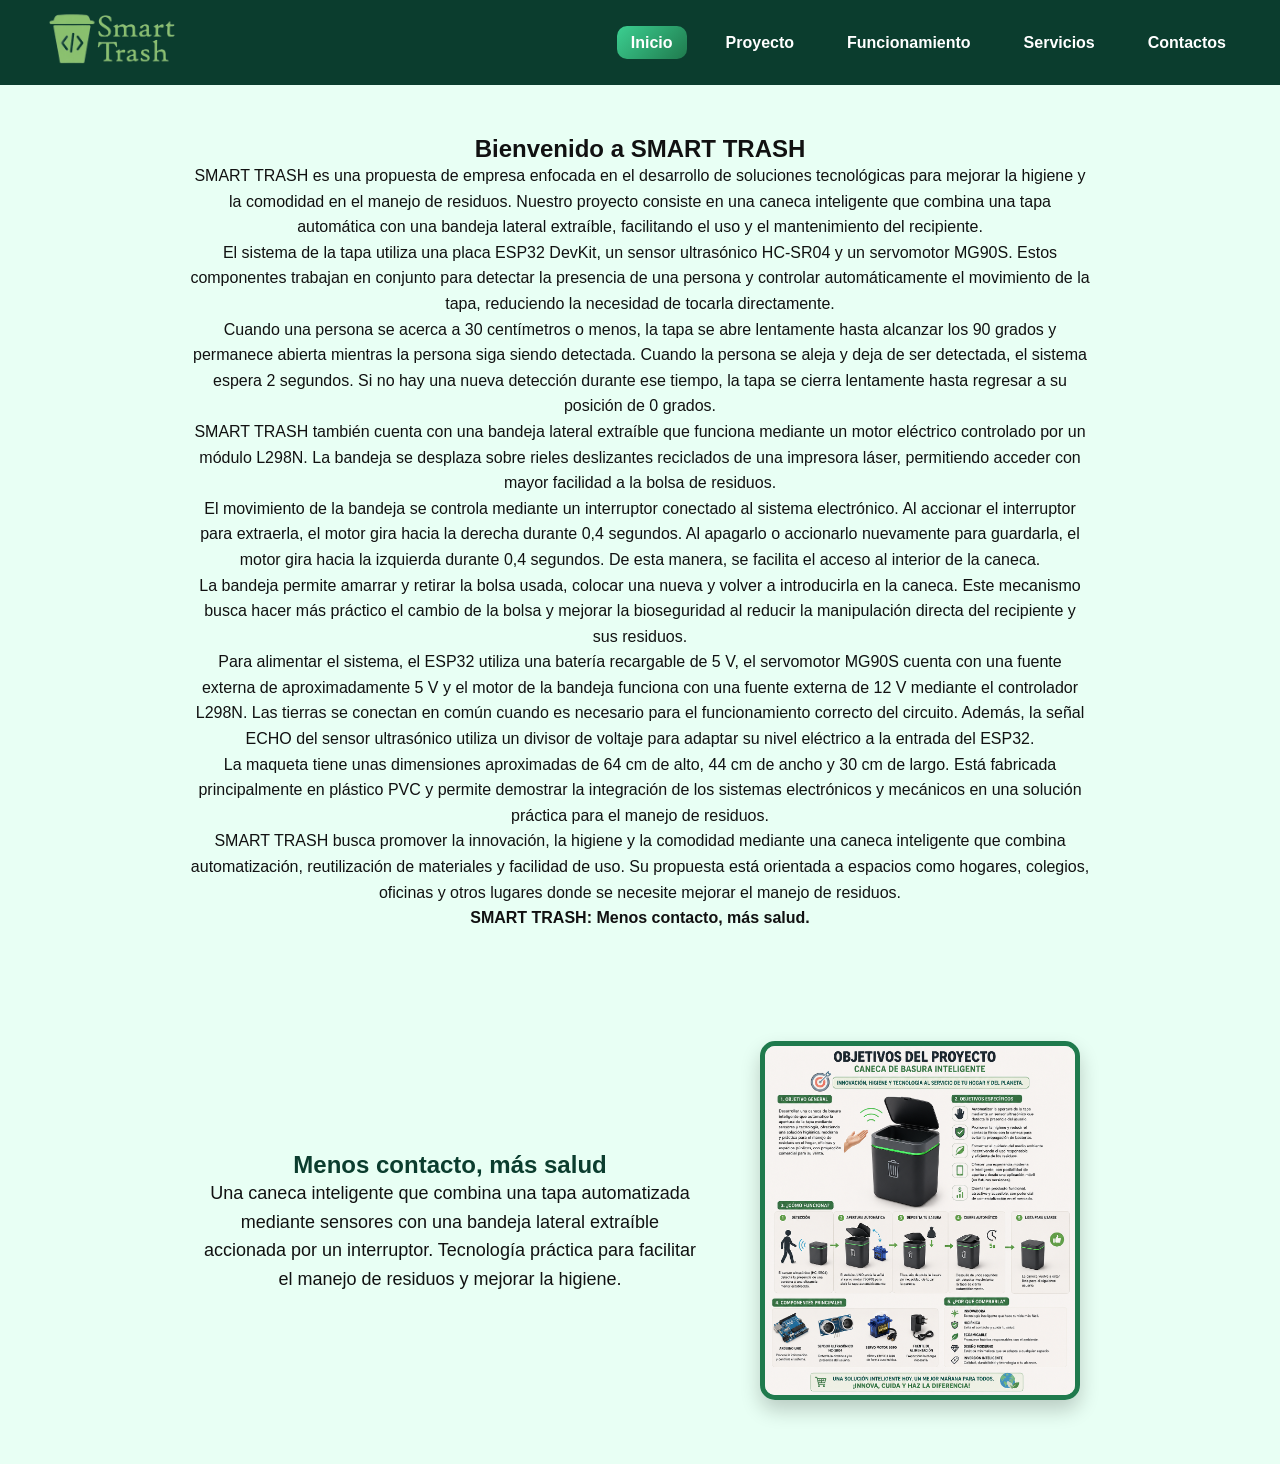
<file: index.html>
<!DOCTYPE html>
<html lang="es">
<head>
    <meta charset="UTF-8">
    <meta name="viewport" content="width=device-width, initial-scale=1.0">

    <meta name="description" content="SMART TRASH es una caneca inteligente con tapa automática y bandeja lateral extraíble para facilitar el manejo de residuos y mejorar la higiene.">

    <title>SMART TRASH</title>
    <link rel="stylesheet" href="style/style.css">
</head>
<body>

    <!-- BARRA DE NAVEGACIÓN -->
    <nav class="navbar">

        <div class="logo">
            <img src="img/logo s.png" alt="Logo SMART TRASH">
        </div>

        <ul class="menu">
            <li><a href="index.html" class="activo">Inicio</a></li>
            <li><a href="proyecto.html">Proyecto</a></li>
            <li><a href="funcionamiento.html">Funcionamiento</a></li>
            <li><a href="servicios.html">Servicios</a></li>
            <li><a href="contactos.html">Contactos</a></li>
        </ul>

    </nav>

    <!-- BIENVENIDA -->
    <section class="bienvenida">

        <h2>Bienvenido a SMART TRASH</h2>

        <div class="contenido-bienvenida">

            <p>
                SMART TRASH es una propuesta de empresa enfocada en el
                desarrollo de soluciones tecnológicas para mejorar la
                higiene y la comodidad en el manejo de residuos. Nuestro
                proyecto consiste en una caneca inteligente que combina
                una tapa automática con una bandeja lateral extraíble,
                facilitando el uso y el mantenimiento del recipiente.
            </p>

            <p>
                El sistema de la tapa utiliza una placa ESP32 DevKit,
                un sensor ultrasónico HC-SR04 y un servomotor MG90S.
                Estos componentes trabajan en conjunto para detectar
                la presencia de una persona y controlar automáticamente
                el movimiento de la tapa, reduciendo la necesidad de
                tocarla directamente.
            </p>

            <p>
                Cuando una persona se acerca a 30 centímetros o menos,
                la tapa se abre lentamente hasta alcanzar los 90 grados
                y permanece abierta mientras la persona siga siendo
                detectada. Cuando la persona se aleja y deja de ser
                detectada, el sistema espera 2 segundos. Si no hay una
                nueva detección durante ese tiempo, la tapa se cierra
                lentamente hasta regresar a su posición de 0 grados.
            </p>

            <p>
                SMART TRASH también cuenta con una bandeja lateral
                extraíble que funciona mediante un motor eléctrico
                controlado por un módulo L298N. La bandeja se desplaza
                sobre rieles deslizantes reciclados de una impresora
                láser, permitiendo acceder con mayor facilidad a la
                bolsa de residuos.
            </p>

            <p>
                El movimiento de la bandeja se controla mediante
                un interruptor conectado al sistema electrónico.
                Al accionar el interruptor para extraerla, el motor
                gira hacia la derecha durante 0,4 segundos. Al
                apagarlo o accionarlo nuevamente para guardarla,
                el motor gira hacia la izquierda durante 0,4 segundos.
                De esta manera, se facilita el acceso al interior
                de la caneca.
            </p>

            <p>
                La bandeja permite amarrar y retirar la bolsa usada,
                colocar una nueva y volver a introducirla en la caneca.
                Este mecanismo busca hacer más práctico el cambio
                de la bolsa y mejorar la bioseguridad al reducir
                la manipulación directa del recipiente y sus residuos.
            </p>

            <p>
                Para alimentar el sistema, el ESP32 utiliza una batería
                recargable de 5 V, el servomotor MG90S cuenta con una
                fuente externa de aproximadamente 5 V y el motor de
                la bandeja funciona con una fuente externa de 12 V
                mediante el controlador L298N. Las tierras se conectan
                en común cuando es necesario para el funcionamiento
                correcto del circuito. Además, la señal ECHO del sensor
                ultrasónico utiliza un divisor de voltaje para adaptar
                su nivel eléctrico a la entrada del ESP32.
            </p>

            <p>
                La maqueta tiene unas dimensiones aproximadas de
                64 cm de alto, 44 cm de ancho y 30 cm de largo.
                Está fabricada principalmente en plástico PVC y
                permite demostrar la integración de los sistemas
                electrónicos y mecánicos en una solución práctica
                para el manejo de residuos.
            </p>

            <p>
                SMART TRASH busca promover la innovación, la higiene
                y la comodidad mediante una caneca inteligente que
                combina automatización, reutilización de materiales
                y facilidad de uso. Su propuesta está orientada a
                espacios como hogares, colegios, oficinas y otros
                lugares donde se necesite mejorar el manejo de residuos.
            </p>

            <p>
                <strong class="slogan">
                    SMART TRASH: Menos contacto, más salud.
                </strong>
            </p>

        </div>

    </section>

    <!-- SECCIÓN PRINCIPAL -->
    <section class="hero">

        <div class="hero-texto">

            <h1>Menos contacto, más salud</h1>

            <p>
                Una caneca inteligente que combina una tapa
                automatizada mediante sensores con una bandeja
                lateral extraíble accionada por un interruptor.
                Tecnología práctica para facilitar el manejo de
                residuos y mejorar la higiene.
            </p>

        </div>

        <div class="hero-imagen">
            <img
                src="img/imagen inicio s.png"
                alt="Prototipo de la caneca inteligente SMART TRASH"
                onclick="abrir(this)"
            >
        </div>

    </section>

    <!-- VISOR DE IMAGEN -->
    <div
        id="modal"
        class="modal"
        onclick="cerrar()"
        role="dialog"
        aria-modal="true"
        aria-label="Imagen ampliada de SMART TRASH"
    >
        <img
            id="imgGrande"
            alt="Vista ampliada del prototipo SMART TRASH"
        >
    </div>

    <!-- FUNCIONES DE LA IMAGEN -->
    <script>
        function abrir(img) {
            document.getElementById("modal").style.display = "flex";
            document.getElementById("imgGrande").src = img.src;
            document.getElementById("imgGrande").alt = img.alt;
        }

        function cerrar() {
            document.getElementById("modal").style.display = "none";
        }

        document.addEventListener("keydown", function(event) {
            if (event.key === "Escape") {
                cerrar();
            }
        });
    </script>

</body>
</html>
</file>
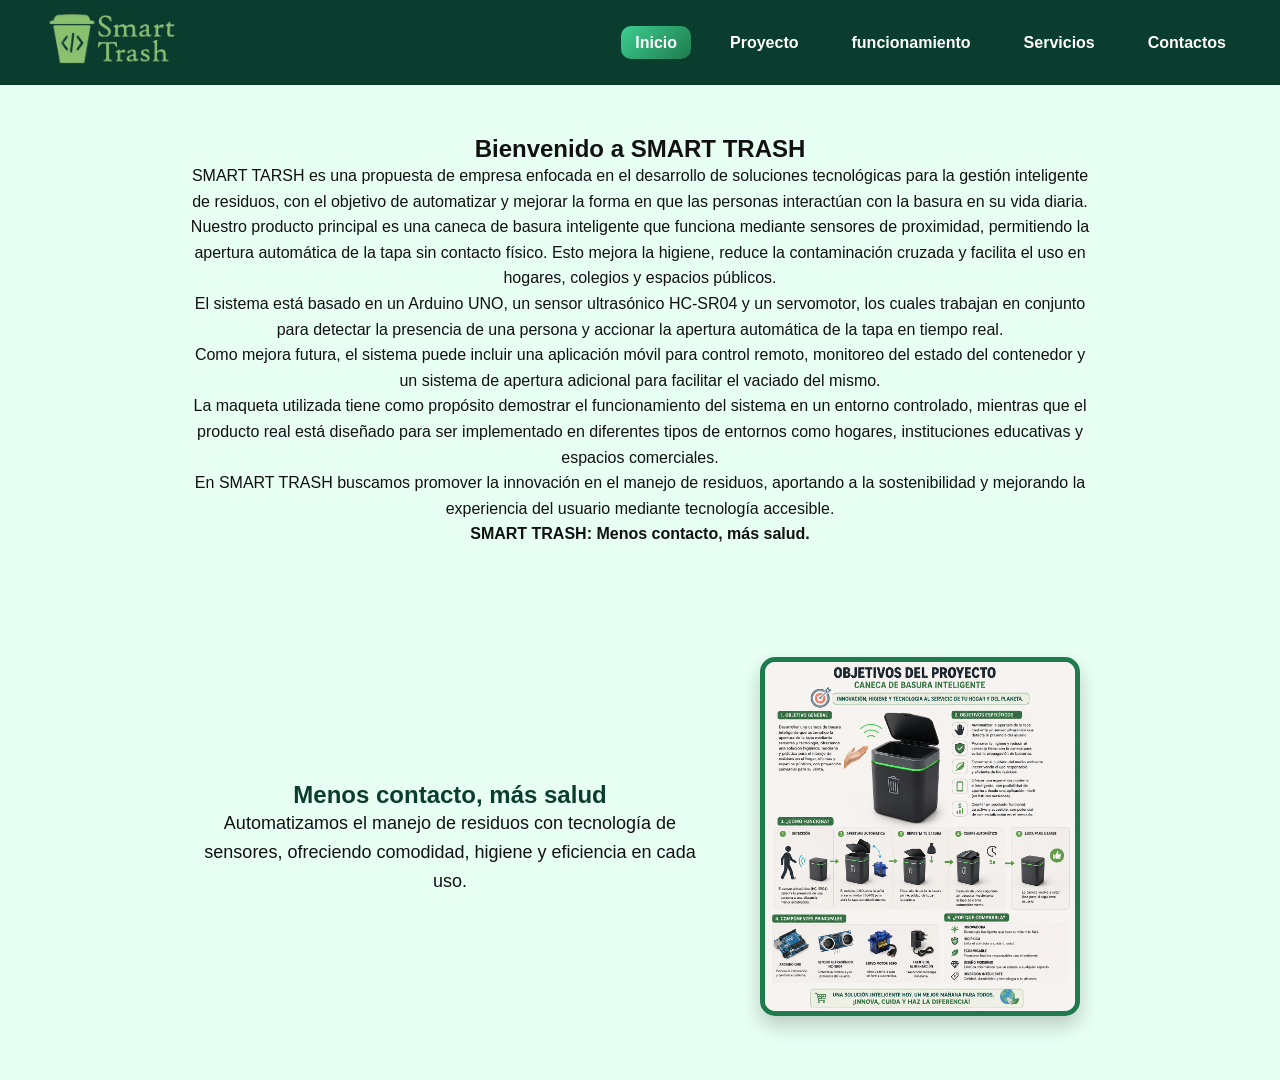
<file: SMART TRASH/index.html>
<!DOCTYPE html>
<html lang="es">
<head>
    <meta charset="UTF-8">
    <meta name="viewport" content="width=device-width, initial-scale=1.0">
    <title>SMART TRASH</title>
    <link rel="stylesheet" href="style/style.css">
</head>
<body>

    <nav class="navbar">

        <div class="logo">
            <img src="img/logo s.png" alt="Logo SMART TRASH">
        </div>

        <ul class="menu">
            <li><a href="index.html" class="activo">Inicio</a></li>
            <li><a href="proyecto.html">Proyecto</a></li>
            <li><a href="funcionamiento.html">funcionamiento</a></li>
            <li><a href="servicios.html">Servicios</a></li>
            <li><a href="contactos.html">Contactos</a></li>
        </ul>

    </nav>

    <section class="bienvenida">

        <h2>Bienvenido a SMART TRASH</h2>

        <div class="contenido-bienvenida">

            <p>
                SMART TARSH es una propuesta de empresa enfocada en el desarrollo de soluciones tecnológicas
                para la gestión inteligente de residuos, con el objetivo de automatizar y mejorar la forma en que
                las personas interactúan con la basura en su vida diaria.
            </p>

            <p>
                Nuestro producto principal es una caneca de basura inteligente que funciona mediante sensores de
                proximidad, permitiendo la apertura automática de la tapa sin contacto físico. Esto mejora la
                higiene, reduce la contaminación cruzada y facilita el uso en hogares, colegios y espacios públicos.
            </p>

            <p>
                El sistema está basado en un Arduino UNO, un sensor ultrasónico HC-SR04 y un servomotor, los cuales
                trabajan en conjunto para detectar la presencia de una persona y accionar la apertura automática
                de la tapa en tiempo real.
            </p>

            <p>
                Como mejora futura, el sistema puede incluir una aplicación móvil para control remoto, monitoreo
                del estado del contenedor y un sistema de apertura adicional para facilitar el vaciado del mismo.
            </p>

            <p>
                La maqueta utilizada tiene como propósito demostrar el funcionamiento del sistema en un entorno
                controlado, mientras que el producto real está diseñado para ser implementado en diferentes tipos
                de entornos como hogares, instituciones educativas y espacios comerciales.
            </p>

            <p>
                En SMART TRASH buscamos promover la innovación en el manejo de residuos, aportando a la
                sostenibilidad y mejorando la experiencia del usuario mediante tecnología accesible.
            </p>

            <p>
                <strong class="slogan">SMART TRASH: Menos contacto, más salud.</strong>
            </p>

        </div>

    </section>

    <section class="hero">

        <div class="hero-texto">

            <h1>Menos contacto, más salud</h1>

            <p>
                Automatizamos el manejo de residuos con tecnología de sensores,
                ofreciendo comodidad, higiene y eficiencia en cada uso.
            </p>

        </div>

        <div class="hero-imagen">
            <img src="img/imagen inicio s.png" alt="Caneca inteligente" onclick="abrir(this)">
        </div>

    </section>

    <!-- MODAL (NO SE MODIFICA FUNCIONALIDAD) -->
    <div id="modal" class="modal" onclick="cerrar()">
        <img id="imgGrande">
    </div>

    <script>
        function abrir(img){
            document.getElementById("modal").style.display = "flex";
            document.getElementById("imgGrande").src = img.src;
        }

        function cerrar(){
            document.getElementById("modal").style.display = "none";
        }
    </script>

</body>
</html>
</file>
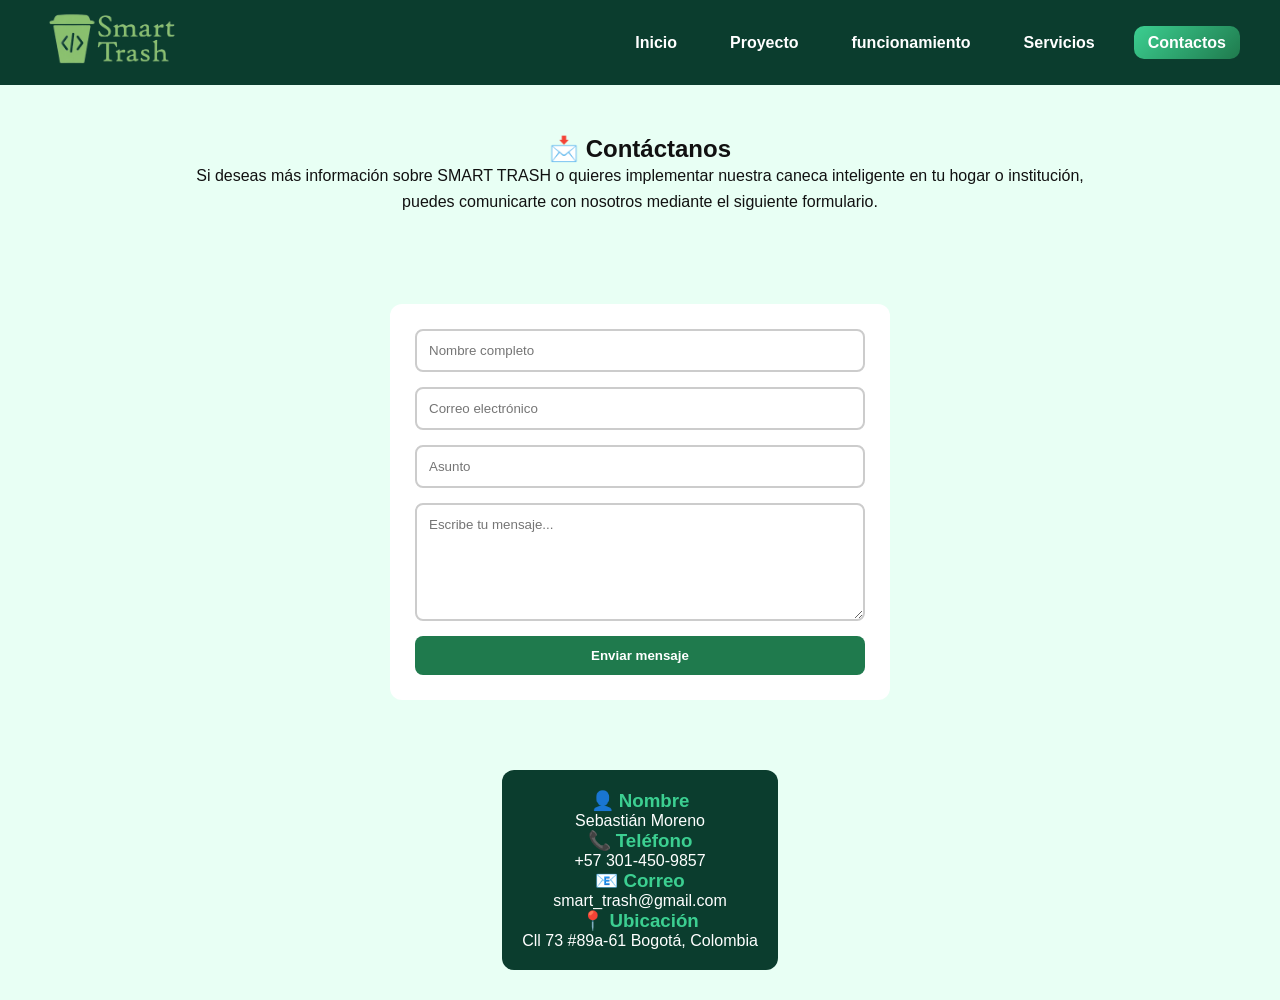
<file: contactos.html>
<!DOCTYPE html>
<html lang="es">
<head>
    <meta charset="UTF-8">
    <meta name="viewport" content="width=device-width, initial-scale=1.0">
    <title>SMART TRASH</title>
    <link rel="stylesheet" href="style/style.css">
</head>
<body>

    <!-- NAVBAR -->
    <nav class="navbar">

        <div class="logo">
            <img src="img/logo s.png" alt="Logo SMART TRASH">
        </div>

        <ul class="menu">
            <li><a href="index.html">Inicio</a></li>
            <li><a href="proyecto.html">Proyecto</a></li>
            <li><a href="funcionamiento.html">funcionamiento</a></li>
            <li><a href="servicios.html">Servicios</a></li>
            <li><a href="contactos.html" class="activo">Contactos</a></li>
        </ul>

    </nav>

    <!-- TITULO -->
    <section class="bienvenida">

        <h2>📩 Contáctanos</h2>

        <div class="contenido-bienvenida contacto-texto">

            <p>
                Si deseas más información sobre SMART TRASH o quieres implementar nuestra caneca inteligente
                en tu hogar o institución, puedes comunicarte con nosotros mediante el siguiente formulario.
            </p>

        </div>

    </section>

    <!-- FORMULARIO -->
    <section class="formulario-contacto">

        <form>

            <input type="text" placeholder="Nombre completo" required>

            <input type="email" placeholder="Correo electrónico" required>

            <input type="text" placeholder="Asunto">

            <textarea placeholder="Escribe tu mensaje..." rows="6" required></textarea>

            <button type="submit">Enviar mensaje</button>

        </form>

    </section>

    <!-- INFO -->
    <section class="info-contacto">

        <div class="info-card">

            <h3>👤 Nombre</h3>
            <p>Sebastián Moreno</p>

            <h3>📞 Teléfono</h3>
            <p>+57 301-450-9857</p>

            <h3>📧 Correo</h3>
            <p>smart_trash@gmail.com</p>

            <h3>📍 Ubicación</h3>
            <p>Cll 73 #89a-61 Bogotá, Colombia</p>

        </div>

    </section>

</body>
</html>
</file>
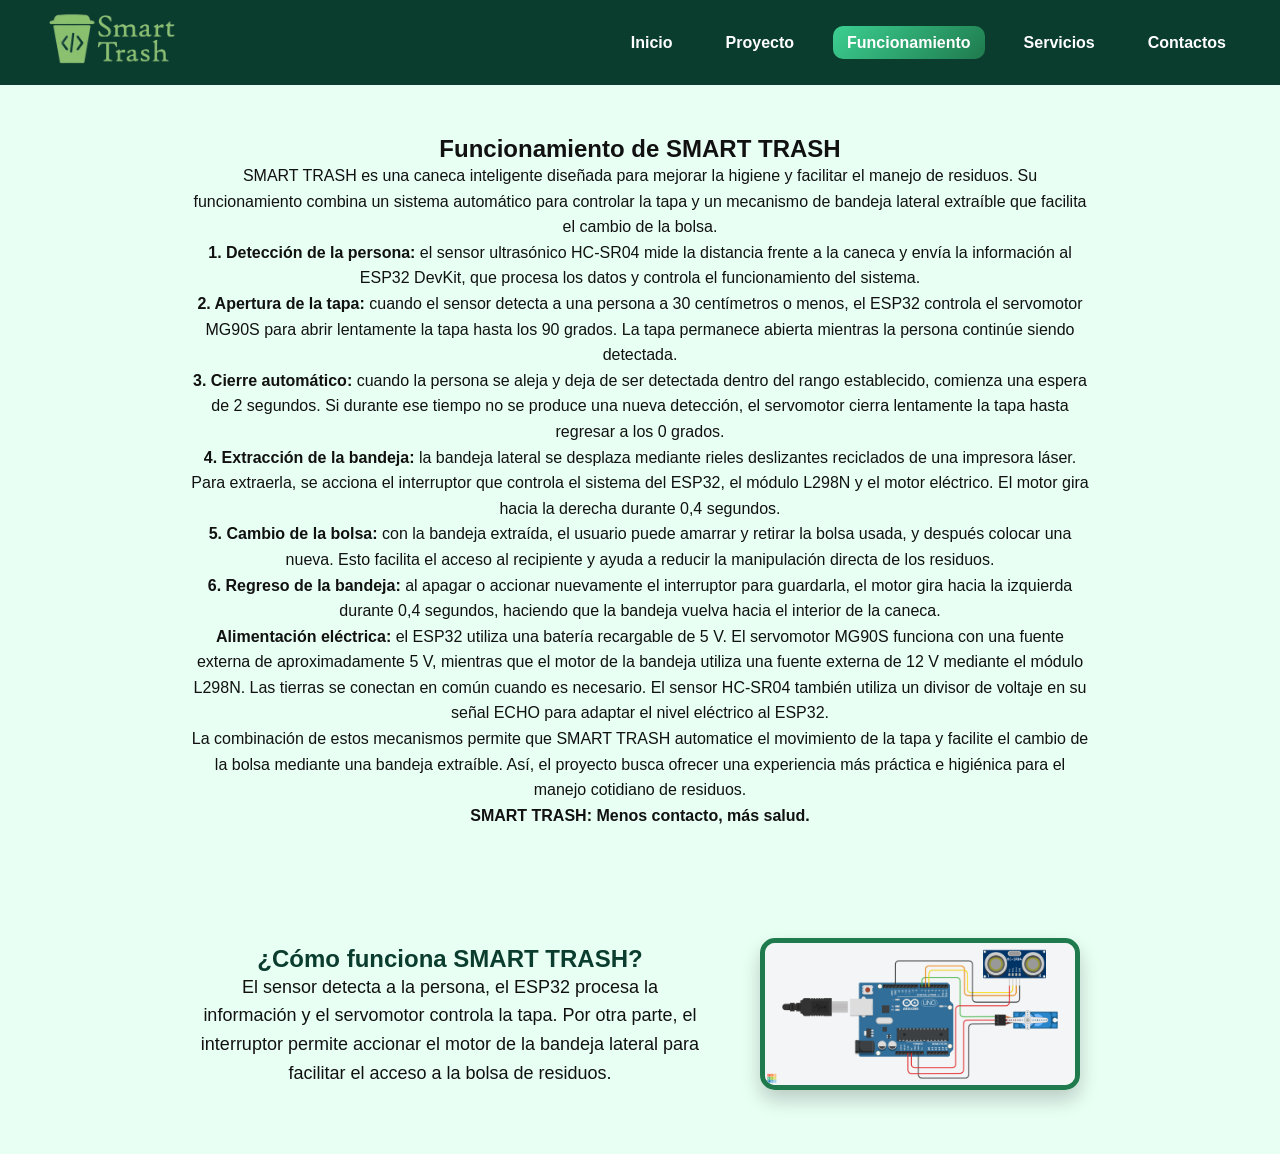
<file: funcionamiento.html>
<!DOCTYPE html>
<html lang="es">
<head>
    <meta charset="UTF-8">
    <meta name="viewport" content="width=device-width, initial-scale=1.0">

    <meta name="description" content="Conoce cómo funciona SMART TRASH, su tapa automática mediante sensores y su bandeja lateral extraíble controlada por interruptor.">

    <title>Funcionamiento | SMART TRASH</title>
    <link rel="stylesheet" href="style/style.css">
</head>
<body>

    <!-- BARRA DE NAVEGACIÓN -->
    <nav class="navbar">

        <div class="logo">
            <img src="img/logo s.png" alt="Logo SMART TRASH">
        </div>

        <ul class="menu">
            <li><a href="index.html">Inicio</a></li>
            <li><a href="proyecto.html">Proyecto</a></li>
            <li><a href="funcionamiento.html" class="activo">Funcionamiento</a></li>
            <li><a href="servicios.html">Servicios</a></li>
            <li><a href="contactos.html">Contactos</a></li>
        </ul>

    </nav>

    <!-- FUNCIONAMIENTO DEL PROYECTO -->
    <section class="bienvenida">

        <h2>Funcionamiento de SMART TRASH</h2>

        <div class="contenido-bienvenida">

            <p>
                SMART TRASH es una caneca inteligente diseñada para
                mejorar la higiene y facilitar el manejo de residuos.
                Su funcionamiento combina un sistema automático para
                controlar la tapa y un mecanismo de bandeja lateral
                extraíble que facilita el cambio de la bolsa.
            </p>

            <p>
                <strong>1. Detección de la persona:</strong>
                el sensor ultrasónico HC-SR04 mide la distancia frente
                a la caneca y envía la información al ESP32 DevKit,
                que procesa los datos y controla el funcionamiento
                del sistema.
            </p>

            <p>
                <strong>2. Apertura de la tapa:</strong>
                cuando el sensor detecta a una persona a 30 centímetros
                o menos, el ESP32 controla el servomotor MG90S para
                abrir lentamente la tapa hasta los 90 grados.
                La tapa permanece abierta mientras la persona
                continúe siendo detectada.
            </p>

            <p>
                <strong>3. Cierre automático:</strong>
                cuando la persona se aleja y deja de ser detectada
                dentro del rango establecido, comienza una espera
                de 2 segundos. Si durante ese tiempo no se produce
                una nueva detección, el servomotor cierra lentamente
                la tapa hasta regresar a los 0 grados.
            </p>

            <p>
                <strong>4. Extracción de la bandeja:</strong>
                la bandeja lateral se desplaza mediante rieles
                deslizantes reciclados de una impresora láser.
                Para extraerla, se acciona el interruptor que
                controla el sistema del ESP32, el módulo L298N
                y el motor eléctrico. El motor gira hacia la derecha
                durante 0,4 segundos.
            </p>

            <p>
                <strong>5. Cambio de la bolsa:</strong>
                con la bandeja extraída, el usuario puede amarrar
                y retirar la bolsa usada, y después colocar una
                nueva. Esto facilita el acceso al recipiente y
                ayuda a reducir la manipulación directa de los residuos.
            </p>

            <p>
                <strong>6. Regreso de la bandeja:</strong>
                al apagar o accionar nuevamente el interruptor
                para guardarla, el motor gira hacia la izquierda
                durante 0,4 segundos, haciendo que la bandeja
                vuelva hacia el interior de la caneca.
            </p>

            <p>
                <strong>Alimentación eléctrica:</strong>
                el ESP32 utiliza una batería recargable de 5 V.
                El servomotor MG90S funciona con una fuente externa
                de aproximadamente 5 V, mientras que el motor de
                la bandeja utiliza una fuente externa de 12 V
                mediante el módulo L298N. Las tierras se conectan
                en común cuando es necesario. El sensor HC-SR04
                también utiliza un divisor de voltaje en su señal
                ECHO para adaptar el nivel eléctrico al ESP32.
            </p>

            <p>
                La combinación de estos mecanismos permite que
                SMART TRASH automatice el movimiento de la tapa
                y facilite el cambio de la bolsa mediante una
                bandeja extraíble. Así, el proyecto busca ofrecer
                una experiencia más práctica e higiénica para
                el manejo cotidiano de residuos.
            </p>

            <p>
                <strong class="slogan">
                    SMART TRASH: Menos contacto, más salud.
                </strong>
            </p>

        </div>

    </section>

    <!-- EXPLICACIÓN VISUAL -->
    <section class="hero">

        <div class="hero-texto">

            <h1>¿Cómo funciona SMART TRASH?</h1>

            <p>
                El sensor detecta a la persona, el ESP32 procesa
                la información y el servomotor controla la tapa.
                Por otra parte, el interruptor permite accionar
                el motor de la bandeja lateral para facilitar
                el acceso a la bolsa de residuos.
            </p>

        </div>

        <div class="hero-imagen">
            <img
                src="img/esquema caneca.png"
                alt="Esquema del funcionamiento de SMART TRASH"
                onclick="abrir(this)"
            >
        </div>

    </section>

    <!-- VISOR DE IMAGEN -->
    <div
        id="modal"
        class="modal"
        role="dialog"
        aria-modal="true"
        aria-label="Esquema ampliado de SMART TRASH"
        onclick="cerrar()"
    >

        <button
            type="button"
            class="cerrar"
            onclick="cerrar()"
            aria-label="Cerrar imagen"
        >✖</button>

        <img
            id="imgGrande"
            alt="Esquema ampliado del funcionamiento de SMART TRASH"
            onclick="event.stopPropagation()"
        >

    </div>

    <!-- FUNCIONES DEL VISOR -->
    <script>
        function abrir(img) {
            document.getElementById("modal").style.display = "flex";
            document.getElementById("imgGrande").src = img.src;
            document.getElementById("imgGrande").alt = img.alt;
        }

        function cerrar() {
            document.getElementById("modal").style.display = "none";
        }

        document.addEventListener("keydown", function(event) {
            if (event.key === "Escape") {
                cerrar();
            }
        });
    </script>

</body>
</html>
</file>
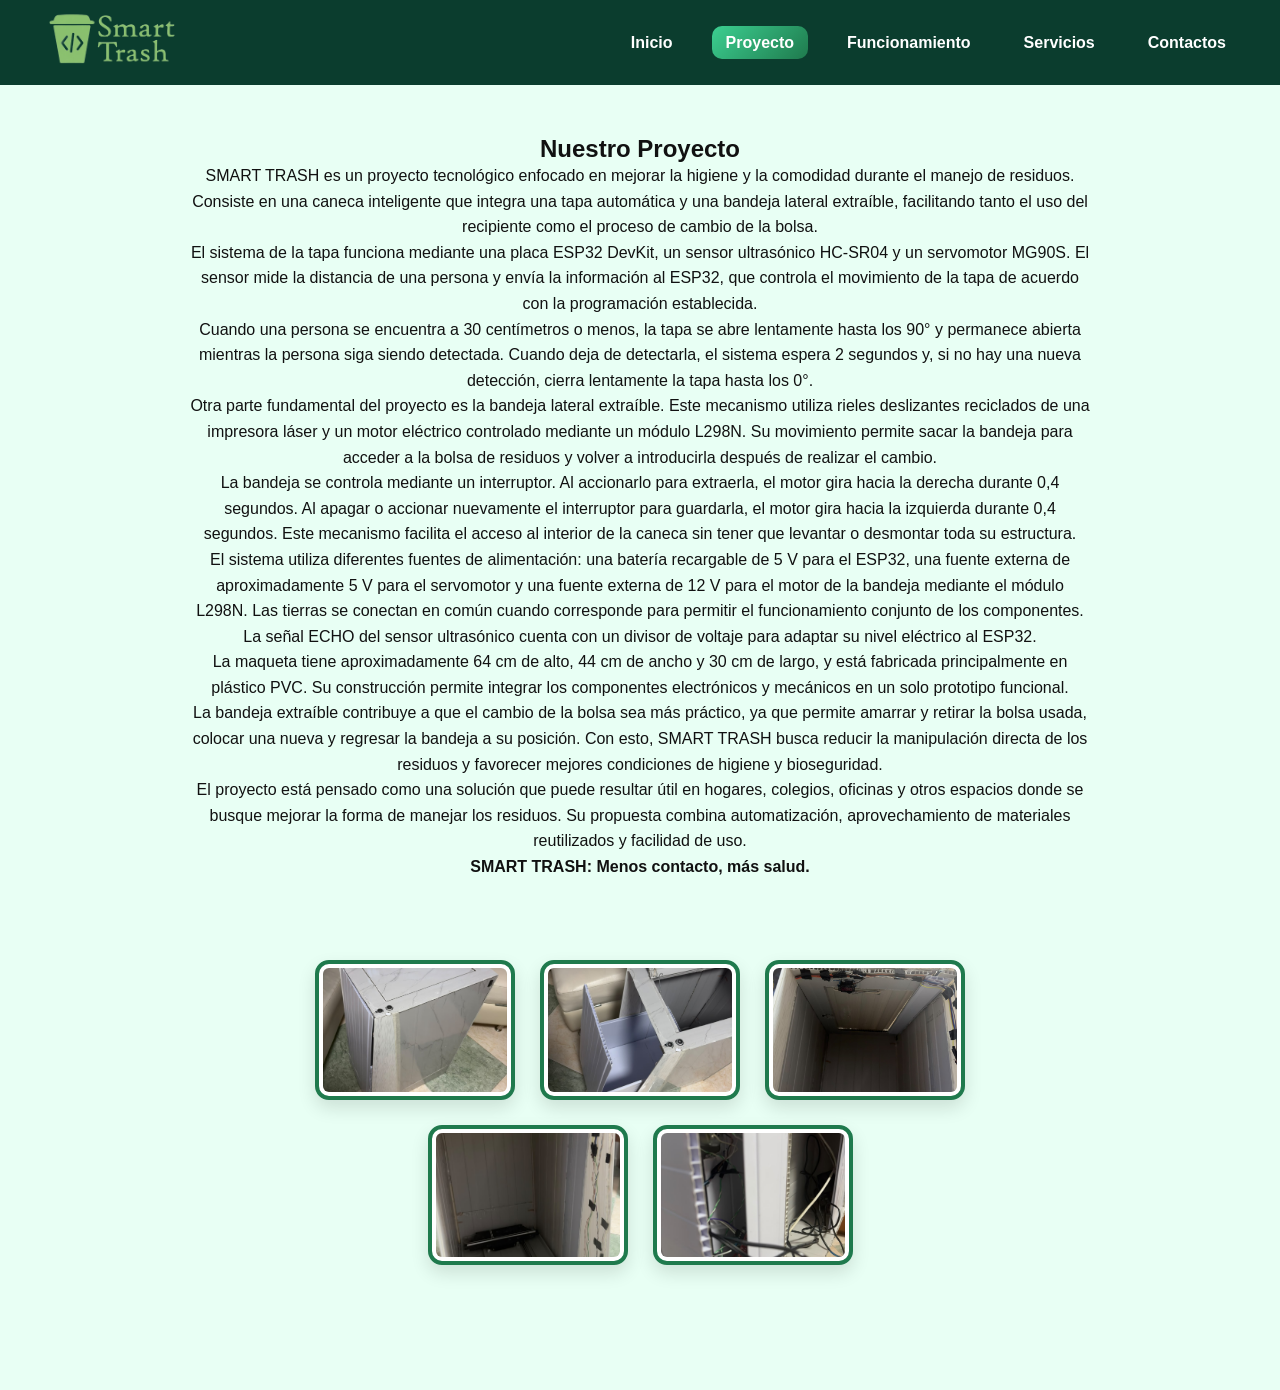
<file: proyecto.html>
<!DOCTYPE html>
<html lang="es">
<head>
    <meta charset="UTF-8">
    <meta name="viewport" content="width=device-width, initial-scale=1.0">

    <meta name="description" content="Conoce SMART TRASH, una caneca inteligente con tapa automática y bandeja lateral extraíble para facilitar el manejo de residuos.">

    <title>Proyecto | SMART TRASH</title>
    <link rel="stylesheet" href="style/style.css">
</head>
<body>

    <!-- BARRA DE NAVEGACIÓN -->
    <nav class="navbar">

        <div class="logo">
            <img src="img/logo s.png" alt="Logo SMART TRASH">
        </div>

        <ul class="menu">
            <li><a href="index.html">Inicio</a></li>
            <li><a href="proyecto.html" class="activo">Proyecto</a></li>
            <li><a href="funcionamiento.html">Funcionamiento</a></li>
            <li><a href="servicios.html">Servicios</a></li>
            <li><a href="contactos.html">Contactos</a></li>
        </ul>

    </nav>

    <!-- INFORMACIÓN DEL PROYECTO -->
    <section class="bienvenida">

        <h2>Nuestro Proyecto</h2>

        <div class="contenido-bienvenida">

            <p>
                SMART TRASH es un proyecto tecnológico enfocado en
                mejorar la higiene y la comodidad durante el manejo
                de residuos. Consiste en una caneca inteligente que
                integra una tapa automática y una bandeja lateral
                extraíble, facilitando tanto el uso del recipiente
                como el proceso de cambio de la bolsa.
            </p>

            <p>
                El sistema de la tapa funciona mediante una placa
                ESP32 DevKit, un sensor ultrasónico HC-SR04 y un
                servomotor MG90S. El sensor mide la distancia de
                una persona y envía la información al ESP32, que
                controla el movimiento de la tapa de acuerdo con
                la programación establecida.
            </p>

            <p>
                Cuando una persona se encuentra a 30 centímetros
                o menos, la tapa se abre lentamente hasta los 90°
                y permanece abierta mientras la persona siga siendo
                detectada. Cuando deja de detectarla, el sistema
                espera 2 segundos y, si no hay una nueva detección,
                cierra lentamente la tapa hasta los 0°.
            </p>

            <p>
                Otra parte fundamental del proyecto es la bandeja
                lateral extraíble. Este mecanismo utiliza rieles
                deslizantes reciclados de una impresora láser y
                un motor eléctrico controlado mediante un módulo
                L298N. Su movimiento permite sacar la bandeja para
                acceder a la bolsa de residuos y volver a introducirla
                después de realizar el cambio.
            </p>

            <p>
                La bandeja se controla mediante un interruptor.
                Al accionarlo para extraerla, el motor gira hacia
                la derecha durante 0,4 segundos. Al apagar o accionar
                nuevamente el interruptor para guardarla, el motor
                gira hacia la izquierda durante 0,4 segundos.
                Este mecanismo facilita el acceso al interior
                de la caneca sin tener que levantar o desmontar
                toda su estructura.
            </p>

            <p>
                El sistema utiliza diferentes fuentes de alimentación:
                una batería recargable de 5 V para el ESP32, una
                fuente externa de aproximadamente 5 V para el
                servomotor y una fuente externa de 12 V para el
                motor de la bandeja mediante el módulo L298N.
                Las tierras se conectan en común cuando corresponde
                para permitir el funcionamiento conjunto de los
                componentes. La señal ECHO del sensor ultrasónico
                cuenta con un divisor de voltaje para adaptar
                su nivel eléctrico al ESP32.
            </p>

            <p>
                La maqueta tiene aproximadamente 64 cm de alto,
                44 cm de ancho y 30 cm de largo, y está fabricada
                principalmente en plástico PVC. Su construcción
                permite integrar los componentes electrónicos
                y mecánicos en un solo prototipo funcional.
            </p>

            <p>
                La bandeja extraíble contribuye a que el cambio
                de la bolsa sea más práctico, ya que permite
                amarrar y retirar la bolsa usada, colocar una nueva
                y regresar la bandeja a su posición. Con esto,
                SMART TRASH busca reducir la manipulación directa
                de los residuos y favorecer mejores condiciones
                de higiene y bioseguridad.
            </p>

            <p>
                El proyecto está pensado como una solución que
                puede resultar útil en hogares, colegios, oficinas
                y otros espacios donde se busque mejorar la forma
                de manejar los residuos. Su propuesta combina
                automatización, aprovechamiento de materiales
                reutilizados y facilidad de uso.
            </p>

            <p>
                <strong class="slogan">
                    SMART TRASH: Menos contacto, más salud.
                </strong>
            </p>

        </div>

        <!-- GALERÍA DE IMÁGENES -->
        <div class="galeria">

            <div class="fila">

                <img
                    src="img/proyecto 1 s.jpeg"
                    alt="Vista del prototipo SMART TRASH"
                    onclick="abrir(this)"
                >

                <img
                    src="img/proyecto 2 s.jpeg"
                    alt="Detalle de la estructura de SMART TRASH"
                    onclick="abrir(this)"
                >

                <img
                    src="img/proyecto 3 s.jpeg"
                    alt="Vista adicional de la caneca inteligente"
                    onclick="abrir(this)"
                >

            </div>

            <div class="fila">

                <img
                    src="img/proyecto 4 s.jpeg"
                    alt="Detalle del prototipo de la caneca"
                    onclick="abrir(this)"
                >

                <img
                    src="img/proyecto 5 s.jpeg"
                    alt="Otra vista del proyecto SMART TRASH"
                    onclick="abrir(this)"
                >

            </div>

        </div>

    </section>

    <!-- VISOR DE IMÁGENES -->
    <div
        id="modal"
        class="modal"
        role="dialog"
        aria-modal="true"
        aria-label="Galería de imágenes SMART TRASH"
    >

        <button
            type="button"
            class="cerrar"
            onclick="cerrar()"
            aria-label="Cerrar galería"
        >✖</button>

        <button
            type="button"
            class="flecha izquierda"
            onclick="anterior()"
            aria-label="Imagen anterior"
        >&#10094;</button>

        <img
            id="imgGrande"
            alt="Imagen ampliada del prototipo SMART TRASH"
        >

        <button
            type="button"
            class="flecha derecha"
            onclick="siguiente()"
            aria-label="Imagen siguiente"
        >&#10095;</button>

    </div>

    <!-- FUNCIONES DE LA GALERÍA -->
    <script>
        const imagenes = Array.from(
            document.querySelectorAll(".fila img")
        );

        let indiceActual = 0;

        const modal = document.getElementById("modal");
        const imgGrande = document.getElementById("imgGrande");

        function mostrarImagen(indice) {
            indiceActual =
                (indice + imagenes.length) % imagenes.length;

            imgGrande.src = imagenes[indiceActual].src;
            imgGrande.alt = imagenes[indiceActual].alt;
        }

        function abrir(img) {
            indiceActual = imagenes.indexOf(img);
            mostrarImagen(indiceActual);
            modal.style.display = "flex";
        }

        function cerrar() {
            modal.style.display = "none";
        }

        function anterior() {
            mostrarImagen(indiceActual - 1);
        }

        function siguiente() {
            mostrarImagen(indiceActual + 1);
        }

        document.addEventListener("keydown", function(event) {
            if (modal.style.display !== "flex") {
                return;
            }

            if (event.key === "Escape") {
                cerrar();
            } else if (event.key === "ArrowLeft") {
                anterior();
            } else if (event.key === "ArrowRight") {
                siguiente();
            }
        });

        modal.addEventListener("click", function(event) {
            if (event.target === modal) {
                cerrar();
            }
        });
    </script>

</body>
</html>
</file>
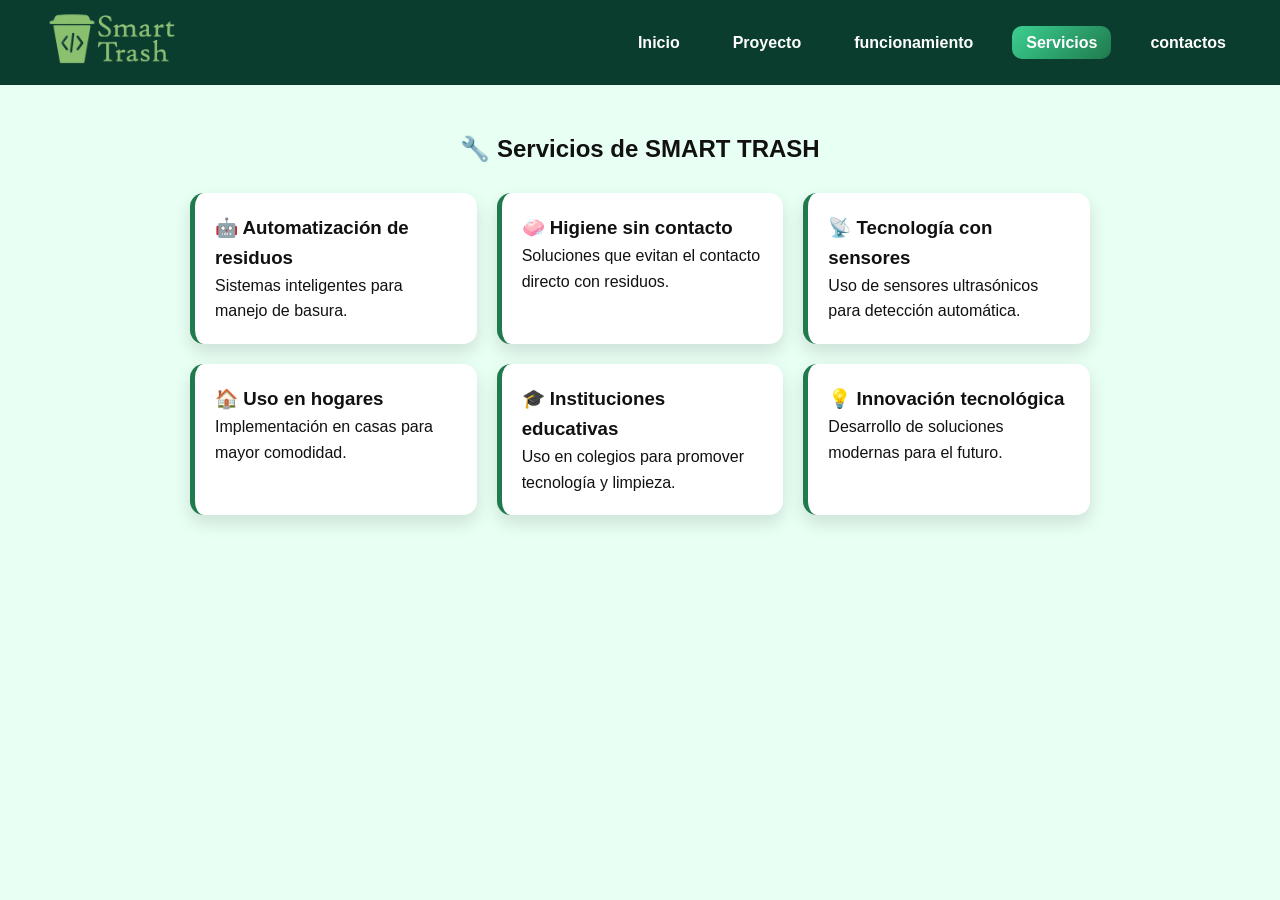
<file: servicios.html>
<!DOCTYPE html>
<html lang="es">
<head>
    <meta charset="UTF-8">
    <meta name="viewport" content="width=device-width, initial-scale=1.0">
    <title>SMART TRASH</title>
    <link rel="stylesheet" href="style/style.css">
</head>
<body>

    <!-- NAVBAR -->
    <nav class="navbar">

        <div class="logo">
            <img src="img/logo s.png" alt="Logo SMART TRASH">
        </div>

        <ul class="menu">
            <li><a href="index.html">Inicio</a></li>
            <li><a href="proyecto.html">Proyecto</a></li>
            <li><a href="funcionamiento.html">funcionamiento</a></li>
            <li><a href="servicios.html" class="activo">Servicios</a></li>
            <li><a href="contactos.html">contactos</a></li>
        </ul>

    </nav>

    <section class="bienvenida">

        <h2>🔧 Servicios de SMART TRASH</h2>

        <div class="contenido-bienvenida">

            <div class="servicios-grid">

                <div class="servicio-card" onclick="abrirModal('automatizacion')">
                    <h3>🤖 Automatización de residuos</h3>
                    <p>Sistemas inteligentes para manejo de basura.</p>
                </div>

                <div class="servicio-card" onclick="abrirModal('higiene')">
                    <h3>🧼 Higiene sin contacto</h3>
                    <p>Soluciones que evitan el contacto directo con residuos.</p>
                </div>

                <div class="servicio-card" onclick="abrirModal('sensores')">
                    <h3>📡 Tecnología con sensores</h3>
                    <p>Uso de sensores ultrasónicos para detección automática.</p>
                </div>

                <div class="servicio-card" onclick="abrirModal('hogares')">
                    <h3>🏠 Uso en hogares</h3>
                    <p>Implementación en casas para mayor comodidad.</p>
                </div>

                <div class="servicio-card" onclick="abrirModal('educacion')">
                    <h3>🎓 Instituciones educativas</h3>
                    <p>Uso en colegios para promover tecnología y limpieza.</p>
                </div>

                <div class="servicio-card" onclick="abrirModal('innovacion')">
                    <h3>💡 Innovación tecnológica</h3>
                    <p>Desarrollo de soluciones modernas para el futuro.</p>
                </div>

            </div>

        </div>

    </section>

    <!-- MODAL -->
<div id="modal" class="modal" onclick="cerrarModal()">

    <span class="cerrar-servicio" onclick="cerrarModal()">✖</span>

    <div class="servicio-card modal-card" onclick="event.stopPropagation()">
        <h2 id="modalTitulo"></h2>
        <p id="modalTexto"></p>
    </div>

</div>

</div>

    <script>
        const info = {
            automatizacion: {
                titulo: "🤖 Automatización de residuos",
                texto: "Desarrollamos sistemas inteligentes que automatizan la apertura de canecas mediante sensores."
            },
            higiene: {
                titulo: "🧼 Higiene sin contacto",
                texto: "Reducimos el contacto con la basura para mejorar la higiene y la salud."
            },
            sensores: {
                titulo: "📡 Tecnología con sensores",
                texto: "Utilizamos sensores ultrasónicos para detectar presencia y activar el sistema."
            },
            hogares: {
                titulo: "🏠 Uso en hogares",
                texto: "Ideal para casas que buscan comodidad y modernización."
            },
            educacion: {
                titulo: "🎓 Instituciones educativas",
                texto: "Perfecto para colegios que desean implementar tecnología en proyectos escolares."
            },
            innovacion: {
                titulo: "💡 Innovación tecnológica",
                texto: "Creamos soluciones modernas para mejorar la vida cotidiana."
            }
        };

        function abrirModal(tipo){
            document.getElementById("modal").style.display = "flex";
            document.getElementById("modalTitulo").innerText = info[tipo].titulo;
            document.getElementById("modalTexto").innerText = info[tipo].texto;
        }

        function cerrarModal(){
            document.getElementById("modal").style.display = "none";
        }
    </script>

</body>
</html>
</file>
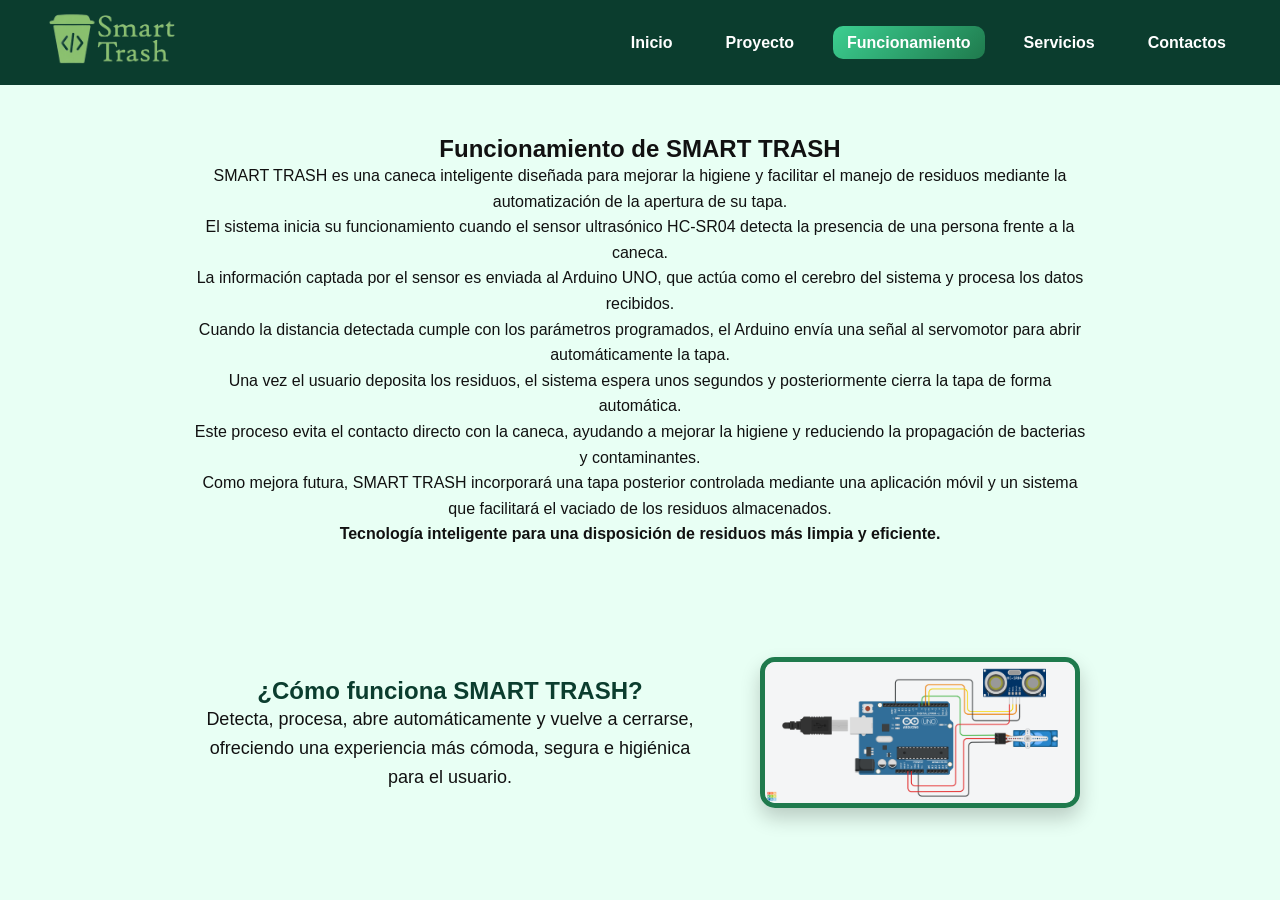
<file: SMART TRASH/funcionamiento.html>
<!DOCTYPE html>
<html lang="es">
<head>
    <meta charset="UTF-8">
    <meta name="viewport" content="width=device-width, initial-scale=1.0">
    <title>SMART TRASH</title>
    <link rel="stylesheet" href="style/style.css">
</head>
<body>

    <nav class="navbar">

        <div class="logo">
            <img src="img/logo s.png" alt="Logo SMART TRASH">
        </div>

        <ul class="menu">
            <li><a href="index.html">Inicio</a></li>
            <li><a href="proyecto.html">Proyecto</a></li>
            <li><a href="funcionamiento.html" class="activo">Funcionamiento</a></li>
            <li><a href="servicios.html">Servicios</a></li>
            <li><a href="contactos.html">Contactos</a></li>
        </ul>

    </nav>

    <section class="bienvenida">

        <h2>Funcionamiento de SMART TRASH</h2>

        <div class="contenido-bienvenida">

            <p>
                SMART TRASH es una caneca inteligente diseñada para mejorar la higiene y facilitar el manejo de residuos mediante la automatización de la apertura de su tapa.
            </p>

            <p>
                El sistema inicia su funcionamiento cuando el sensor ultrasónico HC-SR04 detecta la presencia de una persona frente a la caneca.
            </p>

            <p>
                La información captada por el sensor es enviada al Arduino UNO, que actúa como el cerebro del sistema y procesa los datos recibidos.
            </p>

            <p>
                Cuando la distancia detectada cumple con los parámetros programados, el Arduino envía una señal al servomotor para abrir automáticamente la tapa.
            </p>

            <p>
                Una vez el usuario deposita los residuos, el sistema espera unos segundos y posteriormente cierra la tapa de forma automática.
            </p>

            <p>
                Este proceso evita el contacto directo con la caneca, ayudando a mejorar la higiene y reduciendo la propagación de bacterias y contaminantes.
            </p>

            <p>
                Como mejora futura, SMART TRASH incorporará una tapa posterior controlada mediante una aplicación móvil y un sistema que facilitará el vaciado de los residuos almacenados.
            </p>

            <p>
                <strong class="slogan">Tecnología inteligente para una disposición de residuos más limpia y eficiente.</strong>
            </p>

        </div>

    </section>

    <section class="hero">

        <div class="hero-texto">

            <h1>¿Cómo funciona SMART TRASH?</h1>

            <p>
                Detecta, procesa, abre automáticamente y vuelve a cerrarse, ofreciendo una experiencia más cómoda, segura e higiénica para el usuario.
            </p>

        </div>

        <div class="hero-imagen">
            <img src="img/esquema caneca.png" alt="Funcionamiento SMART TRASH" onclick="abrir(this)">
        </div>

    </section>

<div id="modal" class="modal">

    <span class="cerrar" onclick="cerrar()">✖</span>

    <img id="imgGrande" onclick="event.stopPropagation()">

</div>

<script>
    function abrir(img){
        document.getElementById("modal").style.display = "flex";
        document.getElementById("imgGrande").src = img.src;
    }

    function cerrar(){
        document.getElementById("modal").style.display = "none";
    }

    document.getElementById("modal").addEventListener("click", function(e){
        if(e.target === this){
            cerrar();
        }
    });
</script>
</body>
</html>
</file>
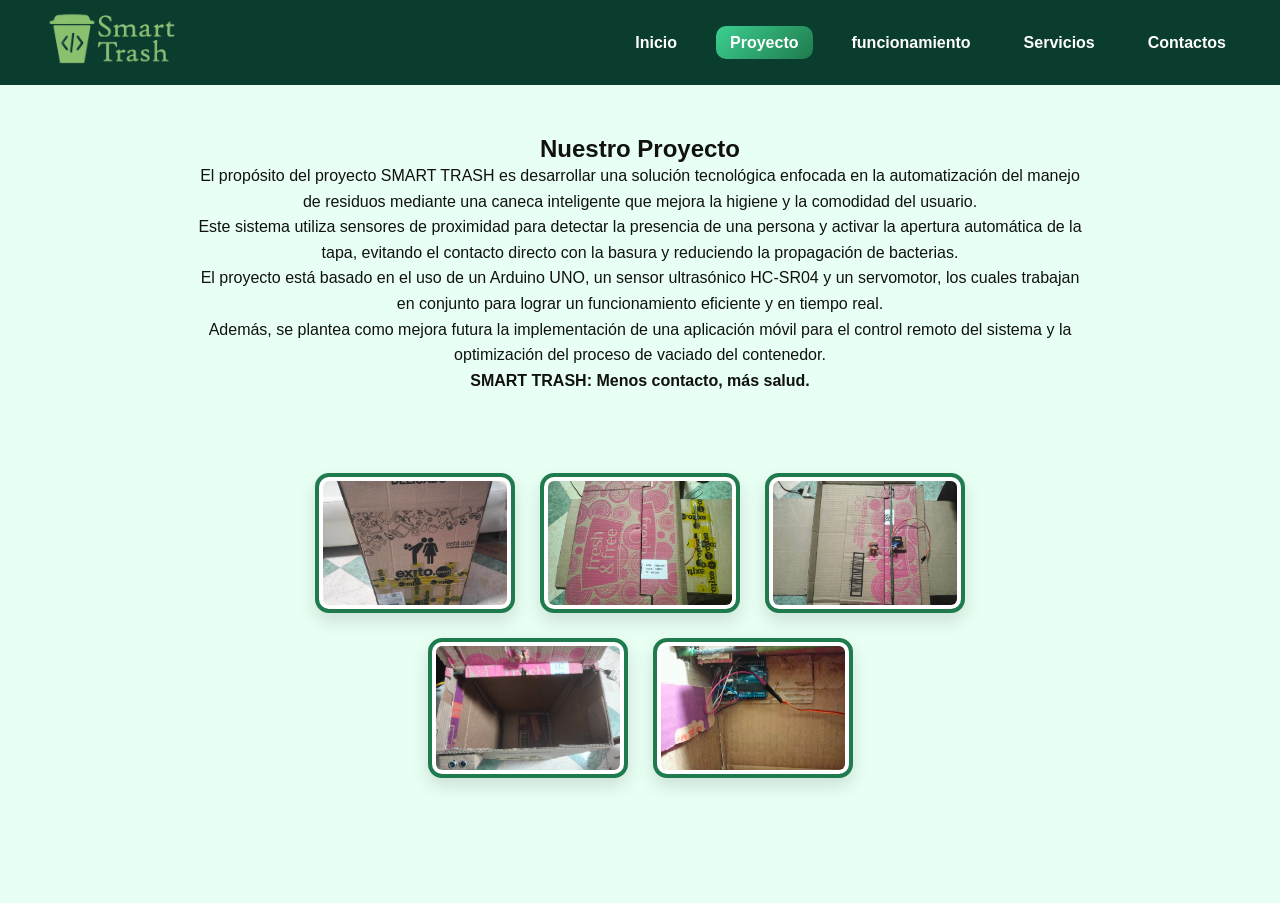
<file: SMART TRASH/proyecto.html>
<!DOCTYPE html>
<html lang="es">
<head>
    <meta charset="UTF-8">
    <meta name="viewport" content="width=device-width, initial-scale=1.0">
    <title>SMART TRASH</title>
    <link rel="stylesheet" href="style/style.css">
</head>
<body>

    <!-- NAVBAR -->
    <nav class="navbar">

        <div class="logo">
            <img src="img/logo s.png" alt="Logo SMART TRASH">
        </div>

        <ul class="menu">
            <li><a href="index.html">Inicio</a></li>
            <li><a href="proyecto.html" class="activo">Proyecto</a></li>
            <li><a href="funcionamiento.html">funcionamiento</a></li>
            <li><a href="servicios.html">Servicios</a></li>
            <li><a href="contactos.html">Contactos</a></li>
        </ul>

    </nav>

    <!-- CONTENIDO -->
    <section class="bienvenida">

        <h2>Nuestro Proyecto</h2>

        <div class="contenido-bienvenida">

            <p>
                El propósito del proyecto SMART TRASH es desarrollar una solución tecnológica enfocada en la
                automatización del manejo de residuos mediante una caneca inteligente que mejora la higiene y la
                comodidad del usuario.
            </p>

            <p>
                Este sistema utiliza sensores de proximidad para detectar la presencia de una persona y activar la
                apertura automática de la tapa, evitando el contacto directo con la basura y reduciendo la propagación
                de bacterias.
            </p>

            <p>
                El proyecto está basado en el uso de un Arduino UNO, un sensor ultrasónico HC-SR04 y un servomotor,
                los cuales trabajan en conjunto para lograr un funcionamiento eficiente y en tiempo real.
            </p>

            <p>
                Además, se plantea como mejora futura la implementación de una aplicación móvil para el control remoto
                del sistema y la optimización del proceso de vaciado del contenedor.
            </p>

            <p>
                <strong class="slogan">SMART TRASH: Menos contacto, más salud.</strong>
            </p>

        </div>

        <!-- 🖼️ GALERÍA -->
        <div class="galeria">

            <div class="fila">
                <img src="img/proyecto 1 s.jpeg" alt="caneca 1" onclick="abrir(this)">
                <img src="img/proyecto 2 s.jpeg" alt="caneca 2" onclick="abrir(this)">
                <img src="img/proyecto 3 s.jpeg" alt="caneca 3" onclick="abrir(this)">
            </div>

            <div class="fila">
                <img src="img/proyecto 4 s.jpeg" alt="caneca 4" onclick="abrir(this)">
                <img src="img/proyecto 5 s.jpeg" alt="caneca 5" onclick="abrir(this)">
            </div>

        </div>

    </section>

    <!-- MODAL -->
<div id="modal" class="modal">

        <span class="cerrar" onclick="cerrar()">✖</span>

        <span class="flecha izquierda" onclick="anterior()">&#10094;</span>

        <img id="imgGrande">

        <span class="flecha derecha" onclick="siguiente()">&#10095;</span>

    </div>

    <script>
        const imagenes = Array.from(document.querySelectorAll(".fila img"));
        let indiceActual = 0;

        function abrir(img){
            document.getElementById("modal").style.display = "flex";
            document.getElementById("imgGrande").src = img.src;
            indiceActual = imagenes.indexOf(img);
        }

        function cerrar(){
            document.getElementById("modal").style.display = "none";
        }

        function anterior(){
            indiceActual--;
            if(indiceActual < 0){
                indiceActual = imagenes.length - 1;
            }
            document.getElementById("imgGrande").src = imagenes[indiceActual].src;
        }

        function siguiente(){
            indiceActual++;
            if(indiceActual >= imagenes.length){
                indiceActual = 0;
            }
            document.getElementById("imgGrande").src = imagenes[indiceActual].src;
        }
    </script>

</body>
</html>
</file>
<file: style/style.css>
/* ===== RESET GENERAL ===== */
* {
    margin: 0;
    padding: 0;
    box-sizing: border-box;
    font-family: Arial, Helvetica, sans-serif;
}

/* ===== COLORES ===== */
:root {
    --verde-oscuro: #0b3d2e;
    --verde-medio: #1f7a4d;
    --verde-claro: #3ccf91;
    --verde-suave: #e8fff4;
    --blanco: #ffffff;
    --negro: #111;
}

/* ===== BODY ===== */
body {
    background-color: var(--verde-suave);
    color: var(--negro);
    padding-top: 85px; /* navbar fija */
}

/* ===== NAVBAR FIJA ===== */
.navbar {
    position: fixed;
    top: 0;
    left: 0;
    width: 100%;
    height: 85px;

    display: flex;
    justify-content: space-between;
    align-items: center;

    background: var(--verde-oscuro);
    padding: 0 40px;

    z-index: 1000;
}

/* LOGO */
.logo img {
    height: 95px;
    transition: 0.3s;
}

.logo img:hover {
    transform: scale(1.05);
}

/* MENU */
.menu {
    list-style: none;
    display: flex;
    gap: 25px;
}

.menu li a {
    text-decoration: none;
    color: white;
    font-weight: bold;
    padding: 8px 14px;
    border-radius: 10px;
    transition: 0.3s;
}

.menu li a:hover {
    background: rgba(60, 207, 145, 0.2);
    color: var(--verde-claro);
}

.activo {
    background: linear-gradient(135deg, var(--verde-claro), var(--verde-medio));
    border-radius: 10px;
}

/* ===== BIENVENIDA ===== */
.bienvenida {
    padding: 50px 20px;
    text-align: center;
}

.contenido-bienvenida {
    max-width: 900px;
    margin: auto;
    line-height: 1.6;
}

/* ===== HERO ===== */
.hero {
    display: flex;
    flex-wrap: wrap;
    justify-content: center;
    align-items: center;
    gap: 60px;
    padding: 60px 20px;
}

.hero-texto {
    max-width: 500px;
    text-align: center;
}

.hero-texto h1 {
    color: var(--verde-oscuro);
}

.hero-texto p {
    font-size: 18px;
    line-height: 1.6;
}

.hero-imagen img {
    width: 320px;
    border-radius: 15px;
    border: 5px solid var(--verde-medio);
    box-shadow: 0 10px 20px rgba(0,0,0,0.2);
    cursor: pointer;
    transition: 0.3s;
}

.hero-imagen img:hover {
    transform: scale(1.05);
    border-color: var(--verde-claro);
}

/* ===== GALERÍA PROYECTO ===== */
.galeria {
    padding: 80px 20px 50px;
    text-align: center;
}

.fila {
    display: flex;
    justify-content: center;
    flex-wrap: wrap;
    gap: 25px;
    margin-bottom: 25px;
}

/* IMÁGENES PEQUEÑAS */
.fila img {
    width: 200px;
    height: 140px;
    object-fit: cover;

    border-radius: 14px;
    border: 4px solid var(--verde-medio);

    box-shadow: 0 8px 18px rgba(0,0,0,0.12);

    cursor: pointer;
    transition: 0.3s;

    background: white;
    padding: 4px;
}

.fila img:hover {
    transform: translateY(-5px) scale(1.03);
    border-color: var(--verde-claro);
    box-shadow: 0 12px 25px rgba(60, 207, 145, 0.25);
}

/* ===== MODAL ===== */
.modal {
    display: none;
    position: fixed;
    inset: 0;
    background: rgba(0,0,0,0.6);
    backdrop-filter: blur(10px);
    justify-content: center;
    align-items: center;
    z-index: 2000; /* encima de navbar */
    padding: 60px 20px; /* espacio para X */
}

/* IMAGEN MODAL */
.modal img {
    max-width: 70vw;
    max-height: 75vh;

    width: auto;
    height: auto;

    object-fit: contain;

    border-radius: 14px;
    border: 5px solid var(--verde-claro);

    box-shadow: 0 0 30px rgba(60, 207, 145, 0.4);
}

/* ===== FLECHAS ===== */
.flecha {
    position: fixed;
    top: 50%;
    transform: translateY(-50%);
    font-size: 70px;
    color: white;
    cursor: pointer;
    user-select: none;
    padding: 20px;
    z-index: 2100;
    transition: 0.3s;
}

.izquierda {
    left: 60px;
}

.derecha {
    right: 60px;
}

.flecha:hover {
    color: var(--verde-claro);
    transform: translateY(-50%) scale(1.2);
}

/* ===== BOTÓN CERRAR ===== */
.cerrar {
    position: fixed;
    top: 30px; /* 👈 debajo de navbar */
    right: 30px;
    font-size: 40px;
    color: white;
    cursor: pointer;
    z-index: 2200;
    transition: 0.3s;
}

.cerrar:hover {
    color: var(--verde-claro);
    transform: scale(1.2);
}

/* ===== SERVICIOS ===== */
.servicios-grid {
    display: grid;
    grid-template-columns: repeat(auto-fit, minmax(220px, 1fr));
    gap: 20px;
    margin-top: 30px;
}

.servicio-card {
    background: white;
    border-left: 5px solid var(--verde-medio);
    padding: 20px;
    border-radius: 14px;
    box-shadow: 0 8px 18px rgba(0,0,0,0.12);
    cursor: pointer;
    transition: 0.3s;
    text-align: left;
}

.servicio-card:hover {
    transform: translateY(-6px);
    border-left-color: var(--verde-claro);
}

/* ===== CONTACTO ===== */
.formulario-contacto {
    display: flex;
    justify-content: center;
    padding: 40px 20px;
}

.formulario-contacto form {
    background: white;
    padding: 25px;
    border-radius: 12px;
    width: 100%;
    max-width: 500px;
    display: flex;
    flex-direction: column;
    gap: 15px;
}

.formulario-contacto input,
.formulario-contacto textarea {
    padding: 12px;
    border: 2px solid #ccc;
    border-radius: 8px;
}

.formulario-contacto button {
    background: var(--verde-medio);
    color: white;
    padding: 12px;
    border: none;
    border-radius: 8px;
    cursor: pointer;
    font-weight: bold;
}

.formulario-contacto button:hover {
    background: var(--verde-oscuro);
}

/* ===== INFO CONTACTO ===== */
.info-contacto {
    display: flex;
    justify-content: center;
    padding: 30px 20px;
}

.info-card {
    background: var(--verde-oscuro);
    color: white;
    padding: 20px;
    border-radius: 12px;
    max-width: 400px;
    text-align: center;
}

.info-card h3 {
    color: var(--verde-claro);
}

/* ===== RESPONSIVE ===== */
@media (max-width: 768px) {

    .navbar {
        flex-direction: column;
        height: auto;
        padding: 10px;
        gap: 10px;
    }

    .menu {
        flex-wrap: wrap;
        justify-content: center;
    }

    .hero {
        flex-direction: column;
        text-align: center;
    }

    .hero-texto {
        max-width: 100%;
    }

    .hero-imagen img {
        width: 90%;
    }

    .fila img {
        width: 90%;
        height: auto;
    }
}

/* ===== RESPONSIVE CELULAR MEJORADO ===== */
@media (max-width: 768px) {

    /* NAVBAR */
    .navbar {
        flex-direction: column;
        height: auto;
        padding: 10px;
        gap: 10px;
    }

    .menu {
        flex-wrap: wrap;
        justify-content: center;
        gap: 10px;
    }

    .menu li a {
        font-size: 14px;
        padding: 6px 10px;
    }

    /* CONTENIDO GENERAL */
    .bienvenida {
        padding: 30px 15px;
    }

    .contenido-bienvenida {
        max-width: 100%;
        padding: 0 10px;
        text-align: center;
    }

    /* HERO */
    .hero {
        flex-direction: column;
        gap: 25px;
        padding: 40px 15px;
        text-align: center;
    }

    .hero-texto {
        max-width: 100%;
    }

    .hero-texto h1 {
        font-size: 22px;
    }

    .hero-texto p {
        font-size: 15px;
    }

    .hero-imagen img {
        width: 90%;
        max-width: 320px;
    }

    /* GALERÍA */
    .galeria {
        padding: 40px 10px;
    }

    .fila {
        gap: 15px;
    }

    .fila img {
        width: 45%;
        height: 120px;
    }

    /* MODAL */
    .modal {
        padding: 20px;
    }

    .modal img {
        max-width: 95vw;
        max-height: 70vh;
    }

    /* FLECHAS (IMPORTANTE EN CELULAR) */
    .flecha {
        font-size: 45px;
        padding: 10px;
    }

    .izquierda {
        left: 10px;
    }

    .derecha {
        right: 10px;
    }

    /* X (CIERRE) */
    .cerrar {
        top: 20px;
        right: 15px;
        font-size: 32px;
    }

    /* SERVICIOS */
    .servicios-grid {
        grid-template-columns: 1fr;
    }

    /* FORMULARIO */
    .formulario-contacto {
        padding: 20px 10px;
    }

    .formulario-contacto form {
        width: 100%;
    }

    /* INFO CONTACTO */
    .info-card {
        width: 90%;
    }
}

/* FUNCIONAMIENTO */

.funcionamiento{
    padding: 100px 8%;
    background: #f4fff4;
}

.funcionamiento h2{
    text-align: center;
    color: #0c8a3d;
    font-size: 2.8rem;
    margin-bottom: 50px;
}

.pasos-funcionamiento{
    display: grid;
    grid-template-columns: repeat(auto-fit, minmax(280px, 1fr));
    gap: 25px;
}

.paso{
    background: white;
    border-radius: 15px;
    padding: 25px;
    box-shadow: 0 5px 15px rgba(0,0,0,0.1);
    border-top: 5px solid #0c8a3d;
    transition: .3s;
}

.paso:hover{
    transform: translateY(-8px);
}

.numero{
    display: inline-block;
    width: 40px;
    height: 40px;
    background: #0c8a3d;
    color: white;
    border-radius: 50%;
    text-align: center;
    line-height: 40px;
    font-weight: bold;
    margin-bottom: 15px;
}

.paso h3{
    color: #0c8a3d;
    margin-bottom: 10px;
}

.paso p{
    color: #555;
    line-height: 1.6;
}

@media (max-width:768px){

    .funcionamiento{
        padding: 80px 5%;
    }

    .funcionamiento h2{
        font-size: 2rem;
    }

}

/* X PARA SERVICIOS */

.modal-card{
    position: relative;
    max-width: 600px;
    width: 90%;
}

.cerrar-servicio{
    position: absolute;
    top: 10px;
    right: 15px;
    font-size: 28px;
    font-weight: bold;
    color: var(--verde-oscuro);
    cursor: pointer;
    transition: .3s;
}

.cerrar-servicio:hover{
    color: red;
    transform: scale(1.2);
}

/* X FUERA DEL RECUADRO DE SERVICIOS */

.cerrar-servicio{
    position: fixed;
    top: 30px; /* debajo de la navbar */
    right: 30px;

    font-size: 40px;
    color: white;
    cursor: pointer;

    z-index: 2200;
    transition: 0.3s;
}

.cerrar-servicio:hover{
    color: var(--verde-claro);
    transform: scale(1.2);
}

.modal-card{
    max-width: 600px;
    width: 90%;
}

/* ===== CORRECCIÓN NAVBAR CELULAR ===== */

@media (max-width: 768px){

    body{
        padding-top: 150px;
    }

    .navbar{
        height: auto;
        padding: 10px;
    }

    .bienvenida h2{
        margin-top: 15px;
    }

}
</file>
<file: SMART TRASH/style/style.css>
/* ===== RESET GENERAL ===== */
* {
    margin: 0;
    padding: 0;
    box-sizing: border-box;
    font-family: Arial, Helvetica, sans-serif;
}

/* ===== COLORES ===== */
:root {
    --verde-oscuro: #0b3d2e;
    --verde-medio: #1f7a4d;
    --verde-claro: #3ccf91;
    --verde-suave: #e8fff4;
    --blanco: #ffffff;
    --negro: #111;
}

/* ===== BODY ===== */
body {
    background-color: var(--verde-suave);
    color: var(--negro);
    padding-top: 85px; /* navbar fija */
}

/* ===== NAVBAR FIJA ===== */
.navbar {
    position: fixed;
    top: 0;
    left: 0;
    width: 100%;
    height: 85px;

    display: flex;
    justify-content: space-between;
    align-items: center;

    background: var(--verde-oscuro);
    padding: 0 40px;

    z-index: 1000;
}

/* LOGO */
.logo img {
    height: 95px;
    transition: 0.3s;
}

.logo img:hover {
    transform: scale(1.05);
}

/* MENU */
.menu {
    list-style: none;
    display: flex;
    gap: 25px;
}

.menu li a {
    text-decoration: none;
    color: white;
    font-weight: bold;
    padding: 8px 14px;
    border-radius: 10px;
    transition: 0.3s;
}

.menu li a:hover {
    background: rgba(60, 207, 145, 0.2);
    color: var(--verde-claro);
}

.activo {
    background: linear-gradient(135deg, var(--verde-claro), var(--verde-medio));
    border-radius: 10px;
}

/* ===== BIENVENIDA ===== */
.bienvenida {
    padding: 50px 20px;
    text-align: center;
}

.contenido-bienvenida {
    max-width: 900px;
    margin: auto;
    line-height: 1.6;
}

/* ===== HERO ===== */
.hero {
    display: flex;
    flex-wrap: wrap;
    justify-content: center;
    align-items: center;
    gap: 60px;
    padding: 60px 20px;
}

.hero-texto {
    max-width: 500px;
    text-align: center;
}

.hero-texto h1 {
    color: var(--verde-oscuro);
}

.hero-texto p {
    font-size: 18px;
    line-height: 1.6;
}

.hero-imagen img {
    width: 320px;
    border-radius: 15px;
    border: 5px solid var(--verde-medio);
    box-shadow: 0 10px 20px rgba(0,0,0,0.2);
    cursor: pointer;
    transition: 0.3s;
}

.hero-imagen img:hover {
    transform: scale(1.05);
    border-color: var(--verde-claro);
}

/* ===== GALERÍA PROYECTO ===== */
.galeria {
    padding: 80px 20px 50px;
    text-align: center;
}

.fila {
    display: flex;
    justify-content: center;
    flex-wrap: wrap;
    gap: 25px;
    margin-bottom: 25px;
}

/* IMÁGENES PEQUEÑAS */
.fila img {
    width: 200px;
    height: 140px;
    object-fit: cover;

    border-radius: 14px;
    border: 4px solid var(--verde-medio);

    box-shadow: 0 8px 18px rgba(0,0,0,0.12);

    cursor: pointer;
    transition: 0.3s;

    background: white;
    padding: 4px;
}

.fila img:hover {
    transform: translateY(-5px) scale(1.03);
    border-color: var(--verde-claro);
    box-shadow: 0 12px 25px rgba(60, 207, 145, 0.25);
}

/* ===== MODAL ===== */
.modal {
    display: none;
    position: fixed;
    inset: 0;
    background: rgba(0,0,0,0.6);
    backdrop-filter: blur(10px);
    justify-content: center;
    align-items: center;
    z-index: 2000; /* encima de navbar */
    padding: 60px 20px; /* espacio para X */
}

/* IMAGEN MODAL */
.modal img {
    max-width: 70vw;
    max-height: 75vh;

    width: auto;
    height: auto;

    object-fit: contain;

    border-radius: 14px;
    border: 5px solid var(--verde-claro);

    box-shadow: 0 0 30px rgba(60, 207, 145, 0.4);
}

/* ===== FLECHAS ===== */
.flecha {
    position: fixed;
    top: 50%;
    transform: translateY(-50%);
    font-size: 70px;
    color: white;
    cursor: pointer;
    user-select: none;
    padding: 20px;
    z-index: 2100;
    transition: 0.3s;
}

.izquierda {
    left: 60px;
}

.derecha {
    right: 60px;
}

.flecha:hover {
    color: var(--verde-claro);
    transform: translateY(-50%) scale(1.2);
}

/* ===== BOTÓN CERRAR ===== */
.cerrar {
    position: fixed;
    top: 30px; /* 👈 debajo de navbar */
    right: 30px;
    font-size: 40px;
    color: white;
    cursor: pointer;
    z-index: 2200;
    transition: 0.3s;
}

.cerrar:hover {
    color: var(--verde-claro);
    transform: scale(1.2);
}

/* ===== SERVICIOS ===== */
.servicios-grid {
    display: grid;
    grid-template-columns: repeat(auto-fit, minmax(220px, 1fr));
    gap: 20px;
    margin-top: 30px;
}

.servicio-card {
    background: white;
    border-left: 5px solid var(--verde-medio);
    padding: 20px;
    border-radius: 14px;
    box-shadow: 0 8px 18px rgba(0,0,0,0.12);
    cursor: pointer;
    transition: 0.3s;
    text-align: left;
}

.servicio-card:hover {
    transform: translateY(-6px);
    border-left-color: var(--verde-claro);
}

/* ===== CONTACTO ===== */
.formulario-contacto {
    display: flex;
    justify-content: center;
    padding: 40px 20px;
}

.formulario-contacto form {
    background: white;
    padding: 25px;
    border-radius: 12px;
    width: 100%;
    max-width: 500px;
    display: flex;
    flex-direction: column;
    gap: 15px;
}

.formulario-contacto input,
.formulario-contacto textarea {
    padding: 12px;
    border: 2px solid #ccc;
    border-radius: 8px;
}

.formulario-contacto button {
    background: var(--verde-medio);
    color: white;
    padding: 12px;
    border: none;
    border-radius: 8px;
    cursor: pointer;
    font-weight: bold;
}

.formulario-contacto button:hover {
    background: var(--verde-oscuro);
}

/* ===== INFO CONTACTO ===== */
.info-contacto {
    display: flex;
    justify-content: center;
    padding: 30px 20px;
}

.info-card {
    background: var(--verde-oscuro);
    color: white;
    padding: 20px;
    border-radius: 12px;
    max-width: 400px;
    text-align: center;
}

.info-card h3 {
    color: var(--verde-claro);
}

/* ===== RESPONSIVE ===== */
@media (max-width: 768px) {

    .navbar {
        flex-direction: column;
        height: auto;
        padding: 10px;
        gap: 10px;
    }

    .menu {
        flex-wrap: wrap;
        justify-content: center;
    }

    .hero {
        flex-direction: column;
        text-align: center;
    }

    .hero-texto {
        max-width: 100%;
    }

    .hero-imagen img {
        width: 90%;
    }

    .fila img {
        width: 90%;
        height: auto;
    }
}

/* ===== RESPONSIVE CELULAR MEJORADO ===== */
@media (max-width: 768px) {

    /* NAVBAR */
    .navbar {
        flex-direction: column;
        height: auto;
        padding: 10px;
        gap: 10px;
    }

    .menu {
        flex-wrap: wrap;
        justify-content: center;
        gap: 10px;
    }

    .menu li a {
        font-size: 14px;
        padding: 6px 10px;
    }

    /* CONTENIDO GENERAL */
    .bienvenida {
        padding: 30px 15px;
    }

    .contenido-bienvenida {
        max-width: 100%;
        padding: 0 10px;
        text-align: center;
    }

    /* HERO */
    .hero {
        flex-direction: column;
        gap: 25px;
        padding: 40px 15px;
        text-align: center;
    }

    .hero-texto {
        max-width: 100%;
    }

    .hero-texto h1 {
        font-size: 22px;
    }

    .hero-texto p {
        font-size: 15px;
    }

    .hero-imagen img {
        width: 90%;
        max-width: 320px;
    }

    /* GALERÍA */
    .galeria {
        padding: 40px 10px;
    }

    .fila {
        gap: 15px;
    }

    .fila img {
        width: 45%;
        height: 120px;
    }

    /* MODAL */
    .modal {
        padding: 20px;
    }

    .modal img {
        max-width: 95vw;
        max-height: 70vh;
    }

    /* FLECHAS (IMPORTANTE EN CELULAR) */
    .flecha {
        font-size: 45px;
        padding: 10px;
    }

    .izquierda {
        left: 10px;
    }

    .derecha {
        right: 10px;
    }

    /* X (CIERRE) */
    .cerrar {
        top: 20px;
        right: 15px;
        font-size: 32px;
    }

    /* SERVICIOS */
    .servicios-grid {
        grid-template-columns: 1fr;
    }

    /* FORMULARIO */
    .formulario-contacto {
        padding: 20px 10px;
    }

    .formulario-contacto form {
        width: 100%;
    }

    /* INFO CONTACTO */
    .info-card {
        width: 90%;
    }
}

/* FUNCIONAMIENTO */

.funcionamiento{
    padding: 100px 8%;
    background: #f4fff4;
}

.funcionamiento h2{
    text-align: center;
    color: #0c8a3d;
    font-size: 2.8rem;
    margin-bottom: 50px;
}

.pasos-funcionamiento{
    display: grid;
    grid-template-columns: repeat(auto-fit, minmax(280px, 1fr));
    gap: 25px;
}

.paso{
    background: white;
    border-radius: 15px;
    padding: 25px;
    box-shadow: 0 5px 15px rgba(0,0,0,0.1);
    border-top: 5px solid #0c8a3d;
    transition: .3s;
}

.paso:hover{
    transform: translateY(-8px);
}

.numero{
    display: inline-block;
    width: 40px;
    height: 40px;
    background: #0c8a3d;
    color: white;
    border-radius: 50%;
    text-align: center;
    line-height: 40px;
    font-weight: bold;
    margin-bottom: 15px;
}

.paso h3{
    color: #0c8a3d;
    margin-bottom: 10px;
}

.paso p{
    color: #555;
    line-height: 1.6;
}

@media (max-width:768px){

    .funcionamiento{
        padding: 80px 5%;
    }

    .funcionamiento h2{
        font-size: 2rem;
    }

}

/* X PARA SERVICIOS */

.modal-card{
    position: relative;
    max-width: 600px;
    width: 90%;
}

.cerrar-servicio{
    position: absolute;
    top: 10px;
    right: 15px;
    font-size: 28px;
    font-weight: bold;
    color: var(--verde-oscuro);
    cursor: pointer;
    transition: .3s;
}

.cerrar-servicio:hover{
    color: red;
    transform: scale(1.2);
}

/* X FUERA DEL RECUADRO DE SERVICIOS */

.cerrar-servicio{
    position: fixed;
    top: 30px; /* debajo de la navbar */
    right: 30px;

    font-size: 40px;
    color: white;
    cursor: pointer;

    z-index: 2200;
    transition: 0.3s;
}

.cerrar-servicio:hover{
    color: var(--verde-claro);
    transform: scale(1.2);
}

.modal-card{
    max-width: 600px;
    width: 90%;
}

/* ===== CORRECCIÓN NAVBAR CELULAR ===== */

@media (max-width: 768px){

    body{
        padding-top: 150px;
    }

    .navbar{
        height: auto;
        padding: 10px;
    }

    .bienvenida h2{
        margin-top: 15px;
    }

}
</file>
